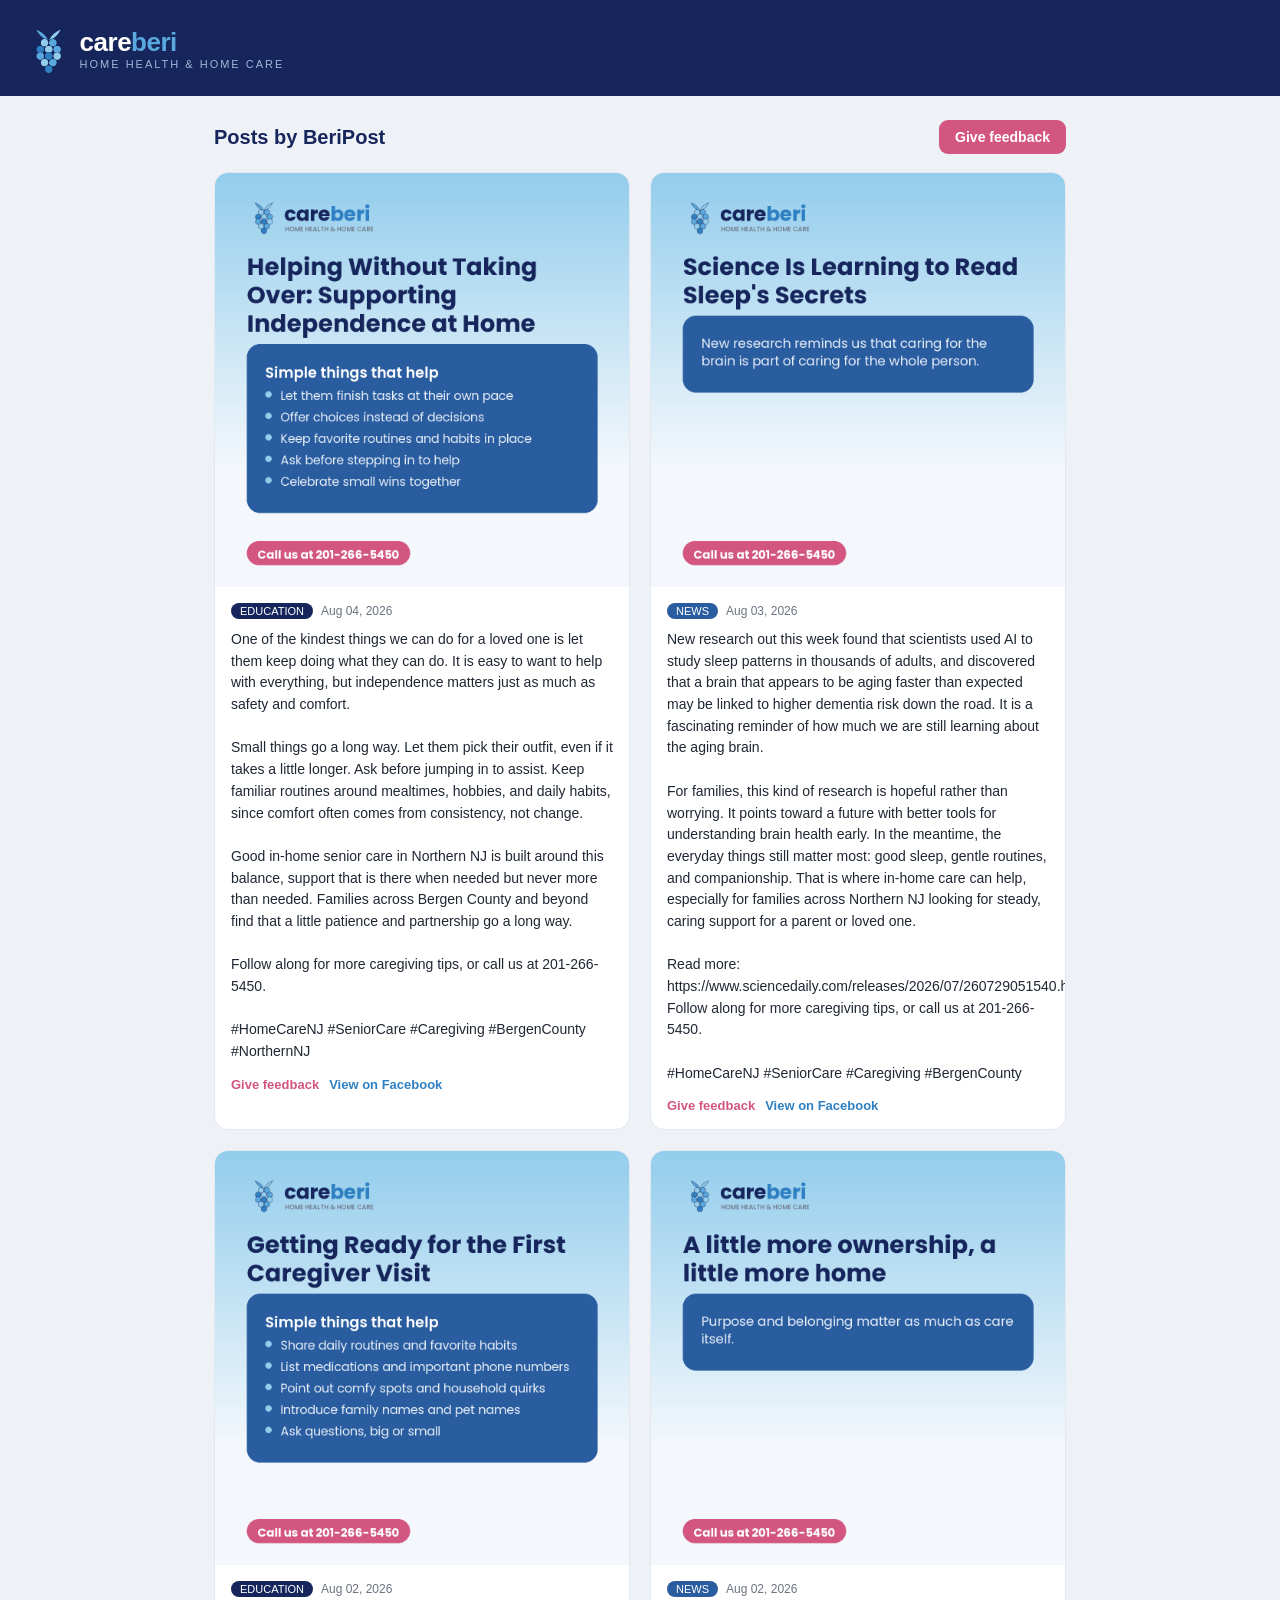
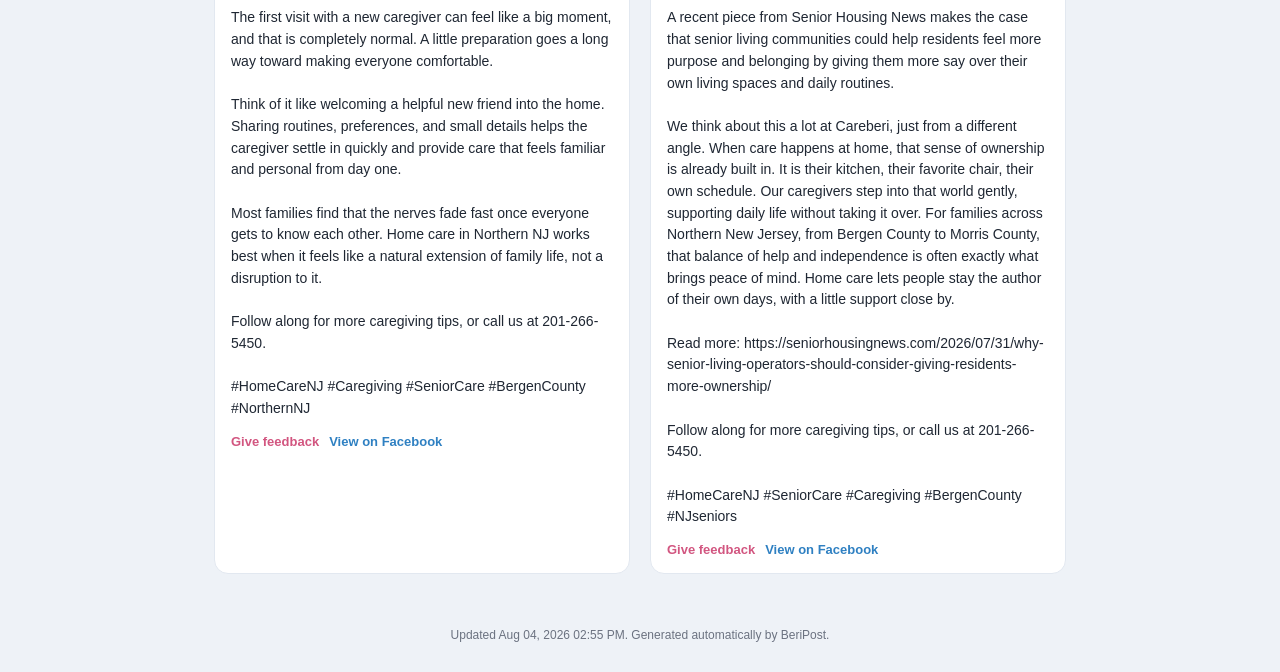
<file: docs/index.html>
<!DOCTYPE html>
<html lang="en"><head>
<meta charset="utf-8"><meta name="viewport" content="width=device-width, initial-scale=1">
<title>Careberi posts</title>
<style>
:root{--navy:#16265C;--ocean:#2A5D9F;--azure:#2F80C2;--sky:#5AA9DE;--berry:#D25680;--page:#EEF2F7;--muted:#6B7280;--line:#E2E8F0;}
*{box-sizing:border-box}body{margin:0;font-family:-apple-system,'Segoe UI',Roboto,Arial,sans-serif;background:var(--page);color:#1F2733}
.top{background:var(--navy);color:#fff;padding:22px 24px;display:flex;align-items:center;gap:14px}
.top img{height:52px}.top .nm{font-size:26px;font-weight:700;letter-spacing:-.5px}.top .nm span{color:var(--sky)}
.top .tg{font-size:11px;letter-spacing:2px;text-transform:uppercase;color:#9fb6d6}
main{max-width:900px;margin:0 auto;padding:24px}
.bar{display:flex;justify-content:space-between;align-items:center;flex-wrap:wrap;gap:12px;margin-bottom:18px}
.bar h1{font-size:20px;margin:0;color:var(--navy)}
.btn{display:inline-block;background:var(--berry);color:#fff;text-decoration:none;padding:9px 16px;border-radius:9px;font-weight:600;font-size:14px}
.btn.ghost{background:#fff;color:var(--navy);border:1px solid var(--line)}
.grid{display:grid;grid-template-columns:repeat(auto-fill,minmax(380px,1fr));gap:20px}
.card{background:#fff;border:1px solid var(--line);border-radius:14px;overflow:hidden;display:flex;flex-direction:column}
.card img{width:100%;display:block;aspect-ratio:1/1;object-fit:cover;background:var(--navy)}
.cb{padding:16px;display:flex;flex-direction:column;gap:10px}
.meta{display:flex;gap:8px;align-items:center;font-size:12px;color:var(--muted)}
.pill{padding:2px 9px;border-radius:20px;color:#fff;font-size:11px;text-transform:uppercase}
.p-news{background:var(--ocean)}.p-education{background:var(--navy)}.p-trivia{background:var(--azure)}.p-dad_joke{background:var(--sky);color:var(--navy)}
.body{white-space:pre-wrap;font-size:14px;line-height:1.55;margin:0}
.actions{display:flex;gap:10px;flex-wrap:wrap;margin-top:4px}
.actions a{font-size:13px;text-decoration:none;font-weight:600}
.fb{color:var(--azure)}.fbk{color:var(--berry)}
.empty{color:var(--muted);font-style:italic}
footer{text-align:center;color:var(--muted);font-size:12px;padding:30px}
</style></head><body>
<div class="top"><img src="images/logo.png" alt="careberi"><div><div class="nm">care<span>beri</span></div><div class="tg">Home Health &amp; Home Care</div></div></div>
<main>
  <div class="bar"><h1>Posts by BeriPost</h1><a class="btn" href="https://github.com/careberi/BeriPost/issues/new?title=Feedback%20for%20BeriPost&body=General%20feedback%20on%20how%20the%20posts%20should%20sound%20or%20look%3A%0A" target="_blank">Give feedback</a></div>
  <div class="grid"><article class="card"><img src="images/6.png" alt="post image"><div class="cb"><div class="meta"><span class="pill p-education">education</span><span>Aug 04, 2026</span></div><p class="body">One of the kindest things we can do for a loved one is let them keep doing what they can do. It is easy to want to help with everything, but independence matters just as much as safety and comfort.

Small things go a long way. Let them pick their outfit, even if it takes a little longer. Ask before jumping in to assist. Keep familiar routines around mealtimes, hobbies, and daily habits, since comfort often comes from consistency, not change.

Good in-home senior care in Northern NJ is built around this balance, support that is there when needed but never more than needed. Families across Bergen County and beyond find that a little patience and partnership go a long way.

Follow along for more caregiving tips, or call us at 201-266-5450.

#HomeCareNJ #SeniorCare #Caregiving #BergenCounty #NorthernNJ</p><div class="actions"><a class="fbk" href="https://github.com/careberi/BeriPost/issues/new?title=Feedback%20on%20post%20%236%20%28education%29&body=Post%3A%20education%20from%20Aug%2004%2C%202026%0A%0AMy%20feedback%20%28replace%20this%20line%29%3A%0A" target="_blank">Give feedback</a><a class="fb" href="https://www.facebook.com/1267903156403426_122103413931419010" target="_blank">View on Facebook</a></div></div></article><article class="card"><img src="images/5.png" alt="post image"><div class="cb"><div class="meta"><span class="pill p-news">news</span><span>Aug 03, 2026</span></div><p class="body">New research out this week found that scientists used AI to study sleep patterns in thousands of adults, and discovered that a brain that appears to be aging faster than expected may be linked to higher dementia risk down the road. It is a fascinating reminder of how much we are still learning about the aging brain.

For families, this kind of research is hopeful rather than worrying. It points toward a future with better tools for understanding brain health early. In the meantime, the everyday things still matter most: good sleep, gentle routines, and companionship. That is where in-home care can help, especially for families across Northern NJ looking for steady, caring support for a parent or loved one.

Read more: https://www.sciencedaily.com/releases/2026/07/260729051540.htm
Follow along for more caregiving tips, or call us at 201-266-5450.

#HomeCareNJ #SeniorCare #Caregiving #BergenCounty</p><div class="actions"><a class="fbk" href="https://github.com/careberi/BeriPost/issues/new?title=Feedback%20on%20post%20%235%20%28news%29&body=Post%3A%20news%20from%20Aug%2003%2C%202026%0A%0AMy%20feedback%20%28replace%20this%20line%29%3A%0A" target="_blank">Give feedback</a><a class="fb" href="https://www.facebook.com/1267903156403426_122102147475419010" target="_blank">View on Facebook</a></div></div></article><article class="card"><img src="images/4.png" alt="post image"><div class="cb"><div class="meta"><span class="pill p-education">education</span><span>Aug 02, 2026</span></div><p class="body">The first visit with a new caregiver can feel like a big moment, and that is completely normal. A little preparation goes a long way toward making everyone comfortable.

Think of it like welcoming a helpful new friend into the home. Sharing routines, preferences, and small details helps the caregiver settle in quickly and provide care that feels familiar and personal from day one.

Most families find that the nerves fade fast once everyone gets to know each other. Home care in Northern NJ works best when it feels like a natural extension of family life, not a disruption to it.

Follow along for more caregiving tips, or call us at 201-266-5450.

#HomeCareNJ #Caregiving #SeniorCare #BergenCounty #NorthernNJ</p><div class="actions"><a class="fbk" href="https://github.com/careberi/BeriPost/issues/new?title=Feedback%20on%20post%20%234%20%28education%29&body=Post%3A%20education%20from%20Aug%2002%2C%202026%0A%0AMy%20feedback%20%28replace%20this%20line%29%3A%0A" target="_blank">Give feedback</a><a class="fb" href="https://www.facebook.com/1267903156403426_122101545171419010" target="_blank">View on Facebook</a></div></div></article><article class="card"><img src="images/2.png" alt="post image"><div class="cb"><div class="meta"><span class="pill p-news">news</span><span>Aug 02, 2026</span></div><p class="body">A recent piece from Senior Housing News makes the case that senior living communities could help residents feel more purpose and belonging by giving them more say over their own living spaces and daily routines.

We think about this a lot at Careberi, just from a different angle. When care happens at home, that sense of ownership is already built in. It is their kitchen, their favorite chair, their own schedule. Our caregivers step into that world gently, supporting daily life without taking it over. For families across Northern New Jersey, from Bergen County to Morris County, that balance of help and independence is often exactly what brings peace of mind. Home care lets people stay the author of their own days, with a little support close by.

Read more: https://seniorhousingnews.com/2026/07/31/why-senior-living-operators-should-consider-giving-residents-more-ownership/

Follow along for more caregiving tips, or call us at 201-266-5450.

#HomeCareNJ #SeniorCare #Caregiving #BergenCounty #NJseniors</p><div class="actions"><a class="fbk" href="https://github.com/careberi/BeriPost/issues/new?title=Feedback%20on%20post%20%232%20%28news%29&body=Post%3A%20news%20from%20Aug%2002%2C%202026%0A%0AMy%20feedback%20%28replace%20this%20line%29%3A%0A" target="_blank">Give feedback</a><a class="fb" href="https://www.facebook.com/1267903156403426_122101495161419010" target="_blank">View on Facebook</a></div></div></article></div>
</main>
<footer>Updated Aug 04, 2026 02:55 PM. Generated automatically by BeriPost.</footer>
</body></html>
</file>
